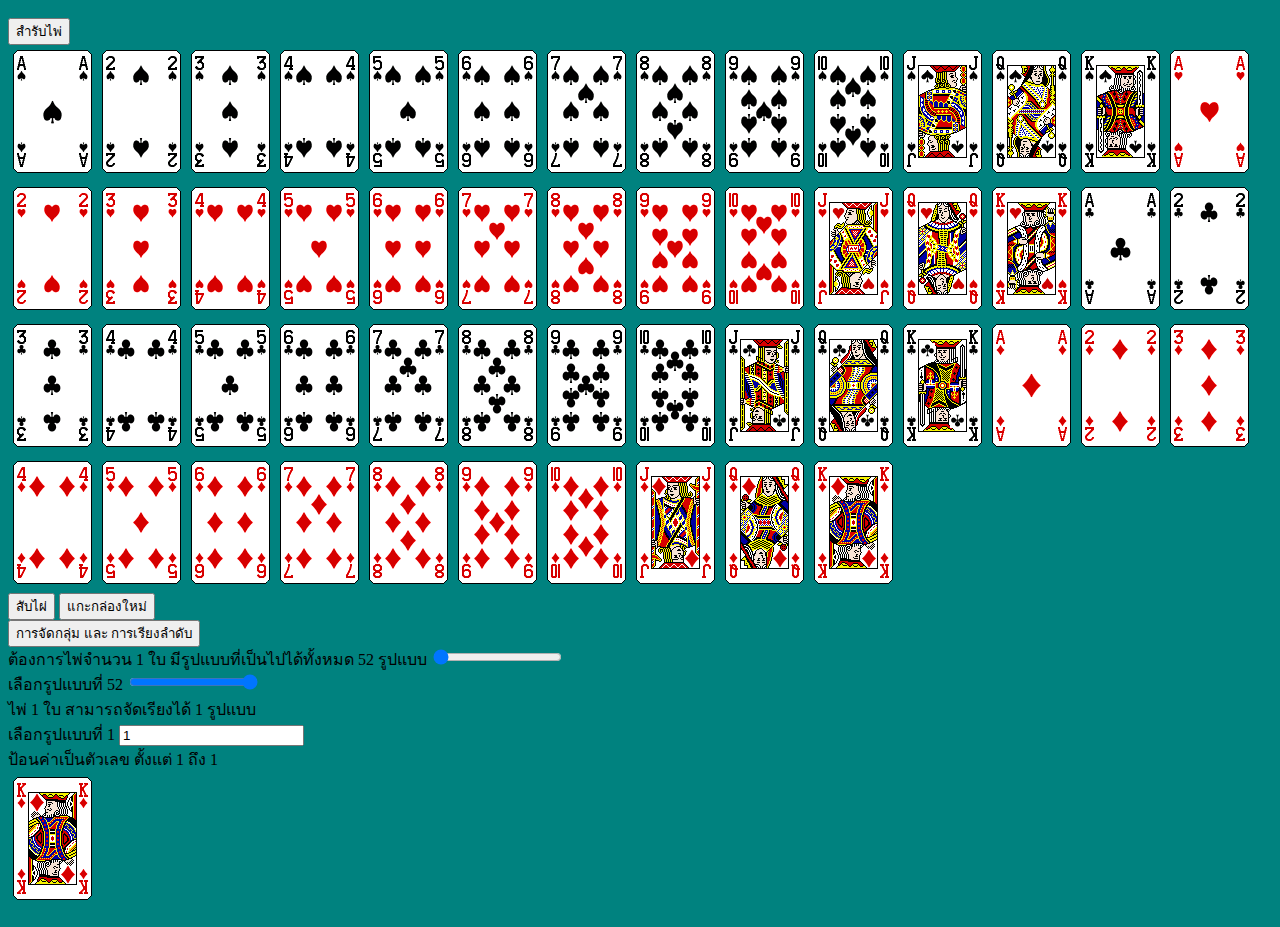
<file: card_math/index.html>
<!DOCTYPE html>
<html lang="en">
  <head>
    <meta charset="UTF-8" />
    <meta http-equiv="X-UA-Compatible" content="IE=edge" />
    <meta name="viewport" content="width=device-width, initial-scale=1.0" />
    <title>Cards & Mathematics</title>
    <link
      href="https://cdn.jsdelivr.net/npm/bootstrap@5.2.2/dist/css/bootstrap.min.css"
      rel="stylesheet"
      integrity="sha384-Zenh87qX5JnK2Jl0vWa8Ck2rdkQ2Bzep5IDxbcnCeuOxjzrPF/et3URy9Bv1WTRi"
      crossorigin="anonymous"
    />
    <link rel="stylesheet" href="./css/style.css" />
  </head>
  <body>
    <div class="container">
      <div class="accordion" id="main">
        <div class="accordion-item bg-transparent border border-0">
          <div class="accordion-header">
            <button
              class="accordion-button fs-5 fw-bold"
              data-bs-toggle="collapse"
              data-bs-target="#collapseDeck"
            >
              สำรับไพ่
            </button>
          </div>
          <div
            class="accordion-collapse collapse show"
            id="collapseDeck"
            data-bs-parent="#main"
          >
            <div class="accordion-body">
              <div id="deck-area"></div>
              <div class="text-center">
                <button class="btn btn-danger" onclick="doShuffle()">
                  สับไผ่
                </button>
                <button class="btn btn-warning" onclick="doReset()">
                  แกะกล่องใหม่
                </button>
              </div>
            </div>
          </div>
        </div>
        <div class="accordion-item bg-transparent">
          <div class="accordion-header">
            <button
              class="accordion-button fs-5 fw-bold"
              data-bs-toggle="collapse"
              data-bs-target="#collapseComb"
            >
              การจัดกลุ่ม และ การเรียงลำดับ
            </button>
          </div>
          <div
            class="accordion-collapse collapse"
            id="collapseComb"
            data-bs-parent="#main"
          >
            <div class="accordion-body">
              <div class="row text-light">
                <div class="col-6 p-3">
                  <label for="comb_size" class="form-label">
                    ต้องการไพ่จำนวน <span id="comb_size_label"></span> ใบ
                    มีรูปแบบที่เป็นไปได้ทั้งหมด
                    <span id="amount_comb"></span> รูปแบบ
                  </label>
                  <input
                    type="range"
                    id="comb_size"
                    class="form-range"
                    min="1"
                    max="52"
                    value="1"
                    onchange="calCombination()"
                  />
                </div>
                <div class="col-6 p-3">
                  <label for="comb_id" class="form-label">
                    เลือกรูปแบบที่ <span id="comb_id_label"></span>
                  </label>
                  <input
                    type="range"
                    id="comb_id"
                    class="form-range"
                    min="1"
                    max="1"
                    value="1"
                    onchange="selCombination()"
                  />
                </div>
              </div>
              <div class="row card mt-3 bg-transparent border border-warning">
                <div class="card-header bg-warning">
                  <div class="row card-title fw-bold">
                    <div class="col-6 p-3">
                      <label class="form-label">
                        ไพ่ <spen id="perm_size_label"></spen> ใบ
                        สามารถจัดเรียงได้
                        <spen id="amount_perm" class="text-break"></spen> รูปแบบ
                      </label>
                    </div>
                    <div class="col-6 p-3">
                      <label for="perm_id" class="from-label">
                        เลือกรูปแบบที่
                        <span id="perm_id_label" class="text-break"></span>
                      </label>
                      <input
                        type="text"
                        id="perm_id"
                        class="form-control"
                        onchange="selPermutation()"
                      />
                      <div class="invalid-feedback">
                        ป้อนค่าเป็นตัวเลข ตั้งแต่ 1 ถึง
                        <span id="max_perm_id_label"></span>
                      </div>
                    </div>
                  </div>
                </div>
                <div class="card-body" id="permutation_area"></div>
              </div>
            </div>
          </div>
        </div>
      </div>
    </div>
    <script
      src="https://cdn.jsdelivr.net/npm/bootstrap@5.2.2/dist/js/bootstrap.bundle.min.js"
      integrity="sha384-OERcA2EqjJCMA+/3y+gxIOqMEjwtxJY7qPCqsdltbNJuaOe923+mo//f6V8Qbsw3"
      crossorigin="anonymous"
    ></script>
    <script src="./js/app.js"></script>
  </body>
</html>
</file>
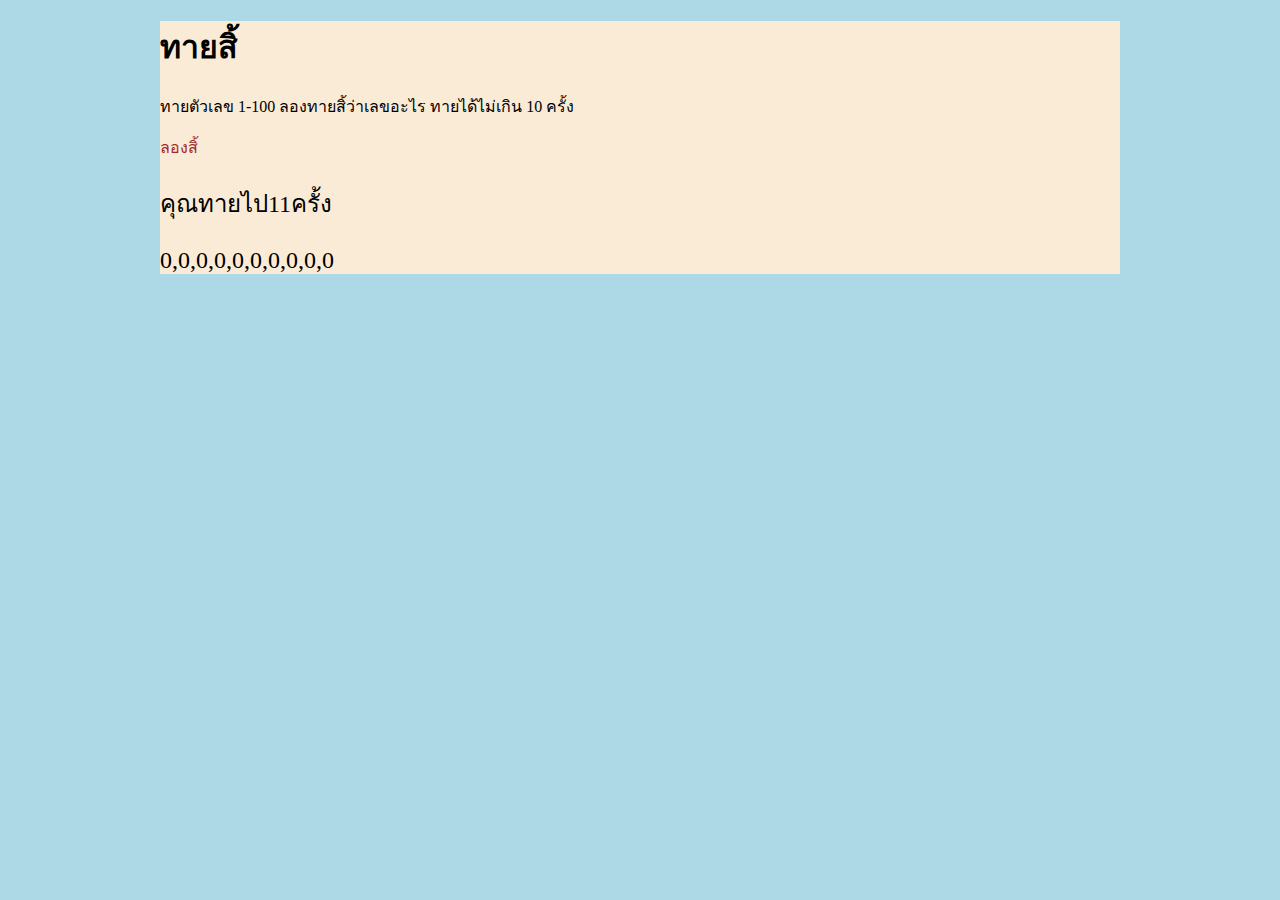
<file: Lab2/index.html>
<!DOCTYPE html>
<html lang="en">
<head>
    <meta charset="UTF-8">
    <meta http-equiv="X-UA-Compatible" content="IE=edge">
    <meta name="viewport" content="width=device-width, initial-scale=1.0">
    <title>Guess Number</title>
    <style>
       body{
        background-color: lightblue;
       }
       div{
        background-color: antiquewhite;
        width: 960px;
        height: 100%;
        margin-right: auto;
        margin-left: auto;
       }
       #result {
        color: brown;
       }
        .try {
            font-size: 1.5em;
        }
       
    </style>
</head>
<body>
    <div>
        <h1>ทายสิ้</h1>
        <p>ทายตัวเลข 1-100 ลองทายสิ้ว่าเลขอะไร ทายได้ไม่เกิน 10 ครั้ง</p>
        <p id="result">ลองสิ้</p>
        <p class="try">คุณทายไป 0 ครั้ง</p>
        <p class="try"></p>
    </div>
    <script>
        let number;
        let guesses ;
        let tries ;
        let answer ;

        number = Math.floor(Math.random()*100)+1;
        guesses =[];
        for(tries = 1; tries <= 10; tries++) {
            answer = +prompt('ทายมาเลย');
            guesses.push(answer);  
            if(answer > number ) {
                alert('มากไป');
            }
            else if(answer < number ) {
                alert('น้อยไป');
            }
            else {
                alert('ถูกต้องแล้วค้าบบ');
                break;
            }
        }
        document.querySelectorAll('.try')[0].innerHTML = 'คุณทายไป' + tries + 'ครั้ง';
        document.querySelectorAll('.try')[1].innerHTML = guesses;
    </script>
</body>
</html>
</file>
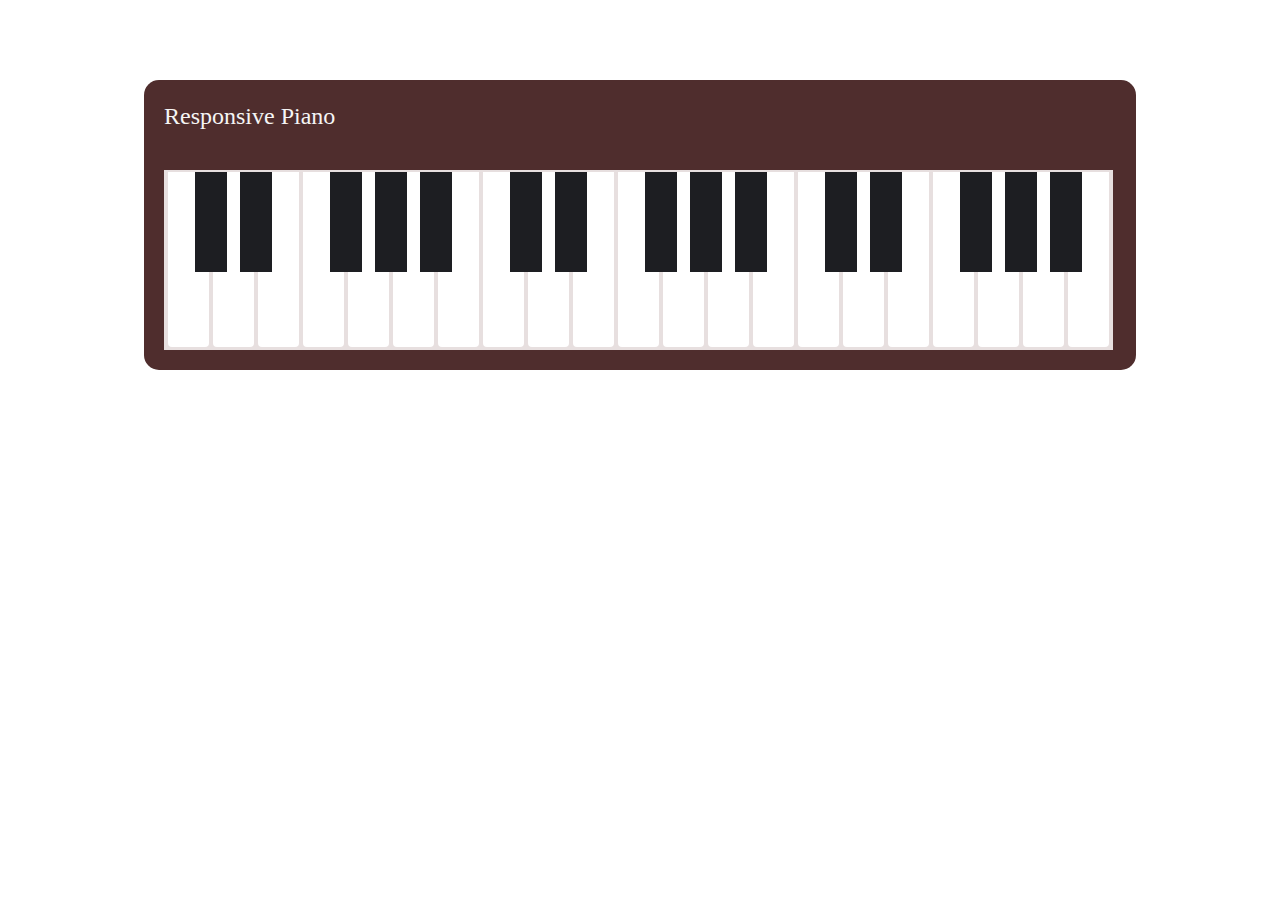
<file: Lab3-responsive/index.html>
<!DOCTYPE html>
<html lang="en">
<head>
    <meta charset="UTF-8">
    <meta http-equiv="X-UA-Compatible" content="IE=edge">
    <meta name="viewport" content="width=device-width, initial-scale=1.0">
    <title>\Responsive Piano</title>
    <link rel="stylesheet" href="./css/styles.css">
</head>
<body>
    <div id="piano">
    <div class="logo">Responsive Piano</div>
        <div class="keys">
            <!-- Small size -->
            <div class="key"></div>
            <div class="key black-key"></div>
            <div class="key black-key"></div>
            <div class="key"></div>
            <div class="key black-key"></div>
            <div class="key black-key"></div>
            <div class="key black-key"></div>
            <!-- Mediam size -->
            <div class="key"></div>
            <div class="key black-key"></div>
            <div class="key black-key"></div>
            <div class="key"></div>
            <div class="key black-key"></div>
            <div class="key black-key"></div>
            <div class="key black-key"></div>
            <!-- Large size -->
            <div class="key"></div>
            <div class="key black-key"></div>
            <div class="key black-key"></div>
            <div class="key"></div>
            <div class="key black-key"></div>
            <div class="key black-key"></div>
            <div class="key black-key"></div>
        </div>
    </div>
</body>
</html>
</file>
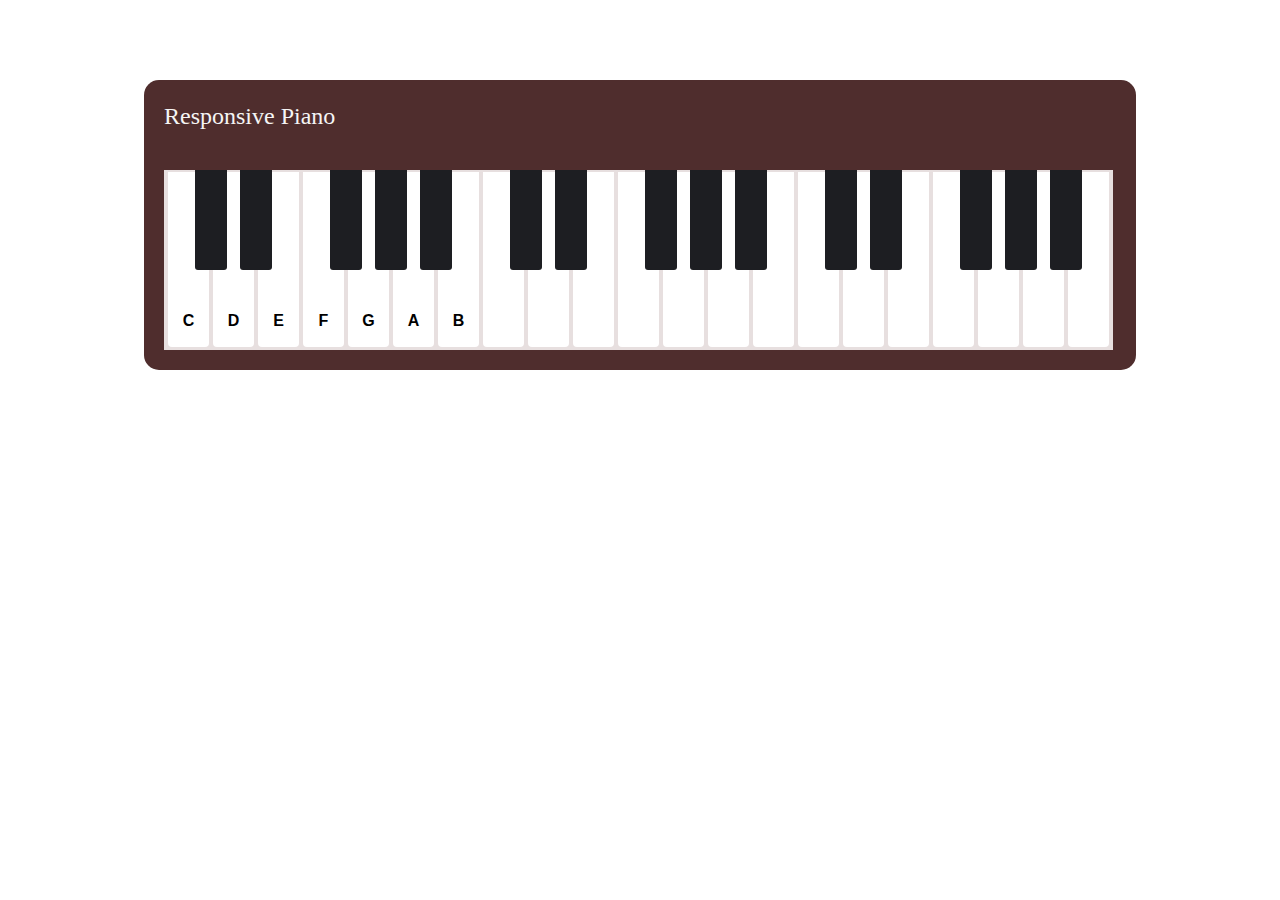
<file: Lab4-Event/index.html>
<!DOCTYPE html>
<html lang="en">
<head>
    <meta charset="UTF-8">
    <meta http-equiv="X-UA-Compatible" content="IE=edge">
    <meta name="viewport" content="width=device-width, initial-scale=1.0">
    <title>\Responsive Piano</title>
    <link rel="stylesheet" href="./css/styles.css">
    <script src="./js/audiosynth.js"></script>
</head>
<body>
    <div id="piano">
    <div class="logo">Responsive Piano</div>
        <div class="keys">
            <!-- Small size -->
            <div class="octave" data-octave="3">
                <div class="key white" data-note="C" data-kb="a">C</div>
                <div class="key black" data-note="C#" data-kb="w"></div>
                <div class="key white" data-note="D" data-kb="s">D</div>
                <div class="key black" data-note="D#" data-kb="e"></div>
                <div class="key white" data-note="E" data-kb="d">E</div>
                <div class="key white" data-note="F" data-kb="f">F</div>
                <div class="key black" data-note="F#" data-kb="t"></div>
                <div class="key white" data-note="G" data-kb="g">G</div>
                <div class="key black" data-note="G#" data-kb="y"></div>
                <div class="key white" data-note="A" data-kb="h">A</div>
                <div class="key black" data-note="A#" data-kb="u"></div>
                <div class="key white" data-note="B" data-kb="j">B</div>
            </div>
            <!-- Mediam size -->
            <div class="octave" data-octave="4">
                <div class="key white" data-note="C"></div>
                <div class="key black" data-note="C#"></div>
                <div class="key white" data-note="D"></div>
                <div class="key black" data-note="D#"></div>
                <div class="key white" data-note="E"></div>
                <div class="key white" data-note="F"></div>
                <div class="key black" data-note="F#"></div>
                <div class="key white" data-note="G"></div>
                <div class="key black" data-note="G#"></div>
                <div class="key white" data-note="A"></div>
                <div class="key black" data-note="A#"></div>
                <div class="key white" data-note="B"></div>
            </div>
            <!-- Large size -->
            <div class="octave" data-octave="5">
                <div class="key white" data-note="C"></div>
                <div class="key black" data-note="C#"></div>
                <div class="key white" data-note="D"></div>
                <div class="key black" data-note="D#"></div>
                <div class="key white" data-note="E"></div>
                <div class="key white" data-note="F"></div>
                <div class="key black" data-note="F#"></div>
                <div class="key white" data-note="G"></div>
                <div class="key black" data-note="G#"></div>
                <div class="key white" data-note="A"></div>
                <div class="key black" data-note="A#"></div>
                <div class="key white" data-note="B"></div>
            </div>
        </div>
    </div>
    <script>
        let piano = Synth.createInstrument('piano');
        let keys = document.querySelectorAll('.key');

        for (let key of keys) {
            key.addEventListener('mousedown', function() {
                let note = this.dataset.note;
                let octave = this.parentElement.dataset.octave;

                piano.play(note, octave, 2);
            });
        }

        document.addEventListener('keydown', function(event) {
            let kb = event.key;
            let key = document.querySelector(
                `.key[data-kb="${kb}"]`);
               // '.key[data-kb="'+kb+'"]')
            if (key) {
                key.classList.add('pressed');
                let note = key.dataset.note;
                let octave = key.parentElement.dataset.octave;

                piano.play(note, octave, 2);
                setTimeout(function() {
                    let key = document.querySelector(
                      `.key[data-kb="${event.key}"]`);
                    key.classList.remove('pressed'); 
                }, 200);
            }
        });
    </script>
</body>
</html>
</file>
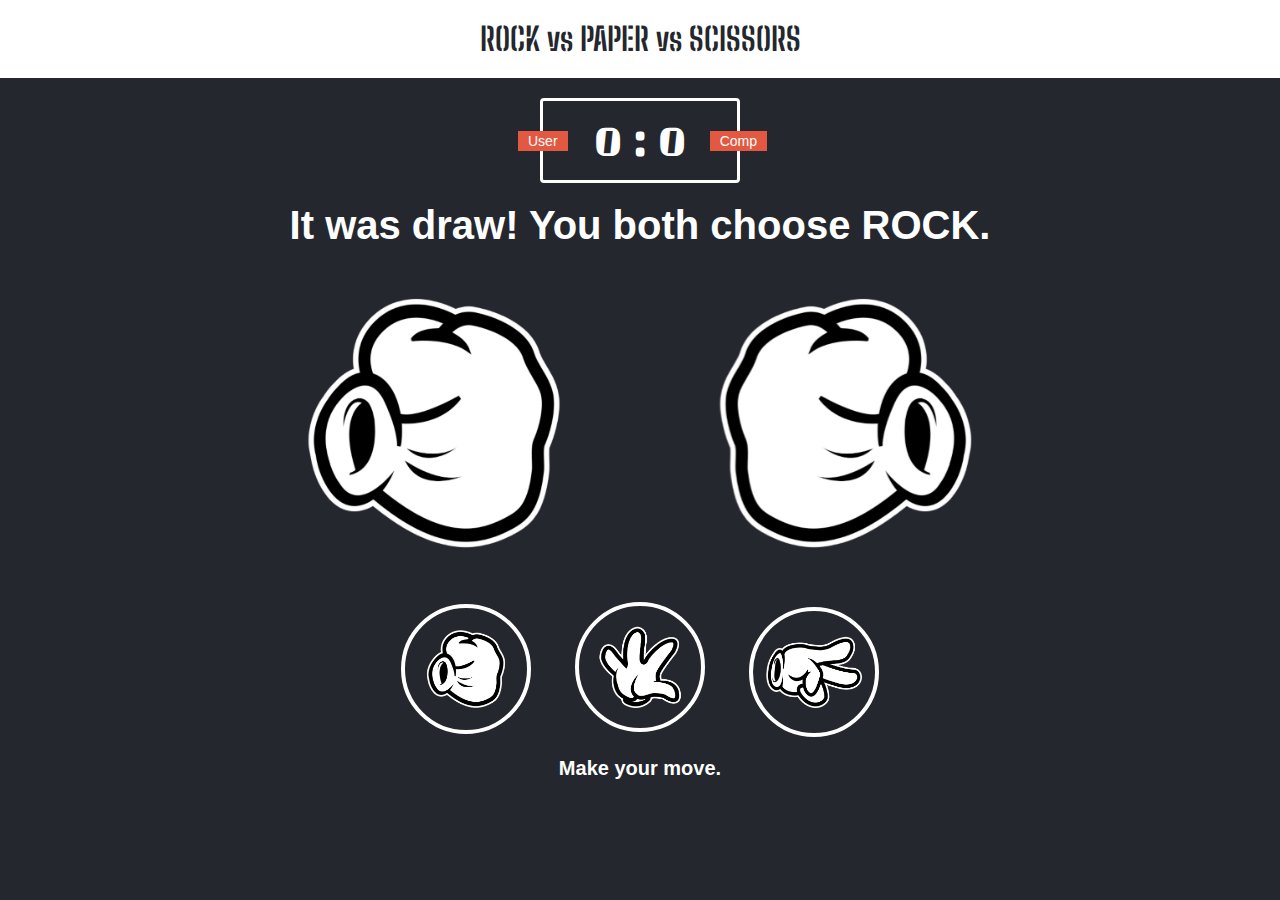
<file: Lab5-rps/index.html>
<!DOCTYPE html>
<html lang="en">
<head>
    <meta charset="UTF-8">
    <meta http-equiv="X-UA-Compatible" content="IE=edge">
    <meta name="viewport" content="width=device-width, initial-scale=1.0">
    <title>Rock-Paper-Scissors</title>
    <link rel="stylesheet" href="css/style.css">
</head>
<body>
    <header>
        <h1>ROCK vs PAPER vs SCISSORS</h1>
    </header>
    <div class="score-board">
        <div class="badge" id="user-label">User</div>
        <div class="badge" id="comp-label">Comp</div>
        <span id="user-score">0</span>
        :
        <span id="comp-score">0</span>
    </div>
    <div id="result">
        It was draw! You both choose ROCK.
    </div>
    <div id="stage">
        <img src="images/rock.png" alt="" id="user-choice">
        <img src="images/rock.png" alt="" id="comp-choice">
    </div>
    <div id="choices">
        <div class="choice" id="rock">
            <img src="images/rock.png" alt="">
        </div>
        <div class="choice" id="paper">
            <img src="images/paper.png" alt="">
        </div>
        <div class="choice" id="scissors">
            <img src="images/scissors.png" alt="">
        </div>
    </div>
    <p class="message">Make your move.</p>
    <script src="js/app.js"></script>
</body>
</html>
</file>
<file: card_math/css/style.css>
.deck-card {
  background-image: url("../image/deck.png");
  width: 79px;
  height: 123px;
  display: inline-block;
  margin: 5px;
}
.club {
  background-position-y: 0px;
}
.diamond {
  background-position-y: -123px;
}
.heart {
  background-position-y: -246px;
}
.spade {
  background-position-y: -369px;
}
.mA {
  background-position-x: 0;
}
.m2 {
  background-position-x: -79px;
}
.m3 {
  background-position-x: -158px;
}
.m4 {
  background-position-x: -237px;
}
.m5 {
  background-position-x: -316px;
}
.m6 {
  background-position-x: -395px;
}
.m7 {
  background-position-x: -474px;
}
.m8 {
  background-position-x: -553px;
}
.m9 {
  background-position-x: -632px;
}
.m10 {
  background-position-x: -711px;
}
.mJ {
  background-position-x: -790px;
}
.mQ {
  background-position-x: -869px;
}
.mK {
  background-position-x: -948px;
}
body {
  padding: 10px 0;
  background-color: #00827f;
}
</file>
<file: Lab3-responsive/css/styles.css>
html{
    box-sizing: border-box;
}

* {
    box-sizing: inherit;
}

#piano {
    background-color: rgb(79, 45, 45); 
    width: 992px;
    height: 290px;
    margin: 80px auto 80px auto;
    border-radius: 15px;
    padding: 90px 20px 0;
    position: relative;
}

.keys {
    background-color: rgb(231, 223, 223);
    width: 949px;
    height: 180px;
    padding-left: 2px; 
    overflow: hidden;
}

.key {
    background-color: #ffffff;
    width: 41px;
    height: 175px;
    float: left;
    margin: 2px;
    border-radius: 0 0 4px 4px;
    position: relative;
}

.key.black-key::after {
    background-color: #1d1e22;
    width: 32px;
    height: 100px;
    content: "";
    position: absolute;
    left: -18px;
}

.logo {
    position: absolute;
    top: 23px;
    color: whitesmoke;
    font-size: 1.5em;
    font-family: Cambria, Cochin, Georgia, Times, 'Times New Roman', serif;
}

@media (max-width: 768px) {
  #piano {
    width: 358px;
  }

  .keys {
    width: 318px;
  }
}

@media (max-width: 1199px) and (min-width: 769px) {
   #piano {
    width: 675px;
  }

  .keys {
    width: 633px;
  }
}
</file>
<file: Lab4-Event/css/styles.css>
html{
    box-sizing: border-box;
}

* {
    box-sizing: inherit;
}

#piano {
    background-color: rgb(79, 45, 45); 
    width: 992px;
    height: 290px;
    margin: 80px auto 80px auto;
    border-radius: 15px;
    padding: 90px 20px 0;
    position: relative;
}

.keys {
    background-color: rgb(231, 223, 223);
    width: 949px;
    height: 180px;
    padding-left: 2px; 
    overflow: hidden;
    display: flex;
}

.octave {
    display: flex;
    width: 315px;
}

.key:active, .pressed {
  transform: translateY(2px);

}

.key.white {
    background-color: #ffffff;
    width: 41px;
    height: 175px;
    /* float: left; */
    margin: 2px;
    border-radius: 0 0 4px 4px;
    position: relative;
    padding-top: 140px;
    text-align: center;
    font-weight: bold;
    font-family: sans-serif;
}

.key.black {
  position: relative;
}

.key.black:active, .pressed {
  z-index: 1000;
}

.key.black::after {
    background-color: #1d1e22;
    width: 32px;
    height: 100px;
    content: "";
    position: absolute;
    left: -16px;
    border-radius: 0 0 3px 3px;
    z-index: 999;
}

.logo {
    position: absolute;
    top: 23px;
    color: whitesmoke;
    font-size: 1.5em;
    font-family: Cambria, Cochin, Georgia, Times, 'Times New Roman', serif;
}

@media (max-width: 768px) {
  #piano {
    width: 358px;
  }

  .keys {
    width: 318px;
  }
}

@media (max-width: 1199px) and (min-width: 769px) {
   #piano {
    width: 675px;
  }

  .keys {
    width: 633px;
  }
}
</file>
<file: Lab5-rps/css/style.css>
@import url('https://fonts.googleapis.com/css2?family=Big+Shoulders+Stencil+Text&family=Unlock&display=swap');

* {
    box-sizing: border-box;
    margin: 0;
    padding: 0;
}

body {
    background-color: #24272e;
    color: white;
    text-align: center;
}

header {
    background-color: white;
    padding: 20px;
}

header > h1 {
    color: #24272e;
    /* text-align: center; */
    font-family: 'Big Shoulders Stencil Text', cursive;
}

.score-board {
    margin: 20px auto;
    border: 3px solid white;
    border-radius: 4px;
    /* text-align: center; */
    width: 200px;
    font-family: 'Unlock', cursive;
    font-size: 46px;
    padding: 15px 20px;
    position: relative;
}

.badge {
    background-color: #e25840;
    font-size: 14px;
    font-family: Calibri, sans-serif;
    padding: 2px 10px;
}

#user-label {
    position: absolute;
    top: 30px;
    left: -25px;
}

#comp-label {
    position: absolute;
    top: 30px;
    right: -30px;
}

#result {
    font-family: Calibri, sans-serif;
    font-size: 40px;
    /* text-align: center; */
    font-weight: bold;
}

#stage {
    margin: 50px 0;
}

#stage > img {
    height: 250px;
    margin: 0 50px;
}

#comp-choice {
    transform: rotateY(180deg);
}

#choices {
    margin-top: 50px;
}

.choice {
    width: 130px;
    height: 130px;
    border: 4px solid white;
    border-radius: 50%;
    display: inline-flex;
    flex-direction: column;
    justify-content: center;
    align-items: center;
    margin: 0 20px;
    transition: all 0.3s ease;
}

.choice > img {
    width: 96px;
}

.choice:hover {
    cursor: pointer;
    background-color: darkcyan;
}

.message {
    font-family: Calibri, sans-serif;
    font-weight: bold;
    font-size: 20px;
    margin-top: 20px;
}

@keyframes ready {
    0%, 100% {
        top: 0;
    }
    25% {
        top: -10px;
    }
    75% {
        top: 10px;
    }
}

.ready {
    position: relative;
    animation: ready 0.5s linear infinite;
}
</file>
